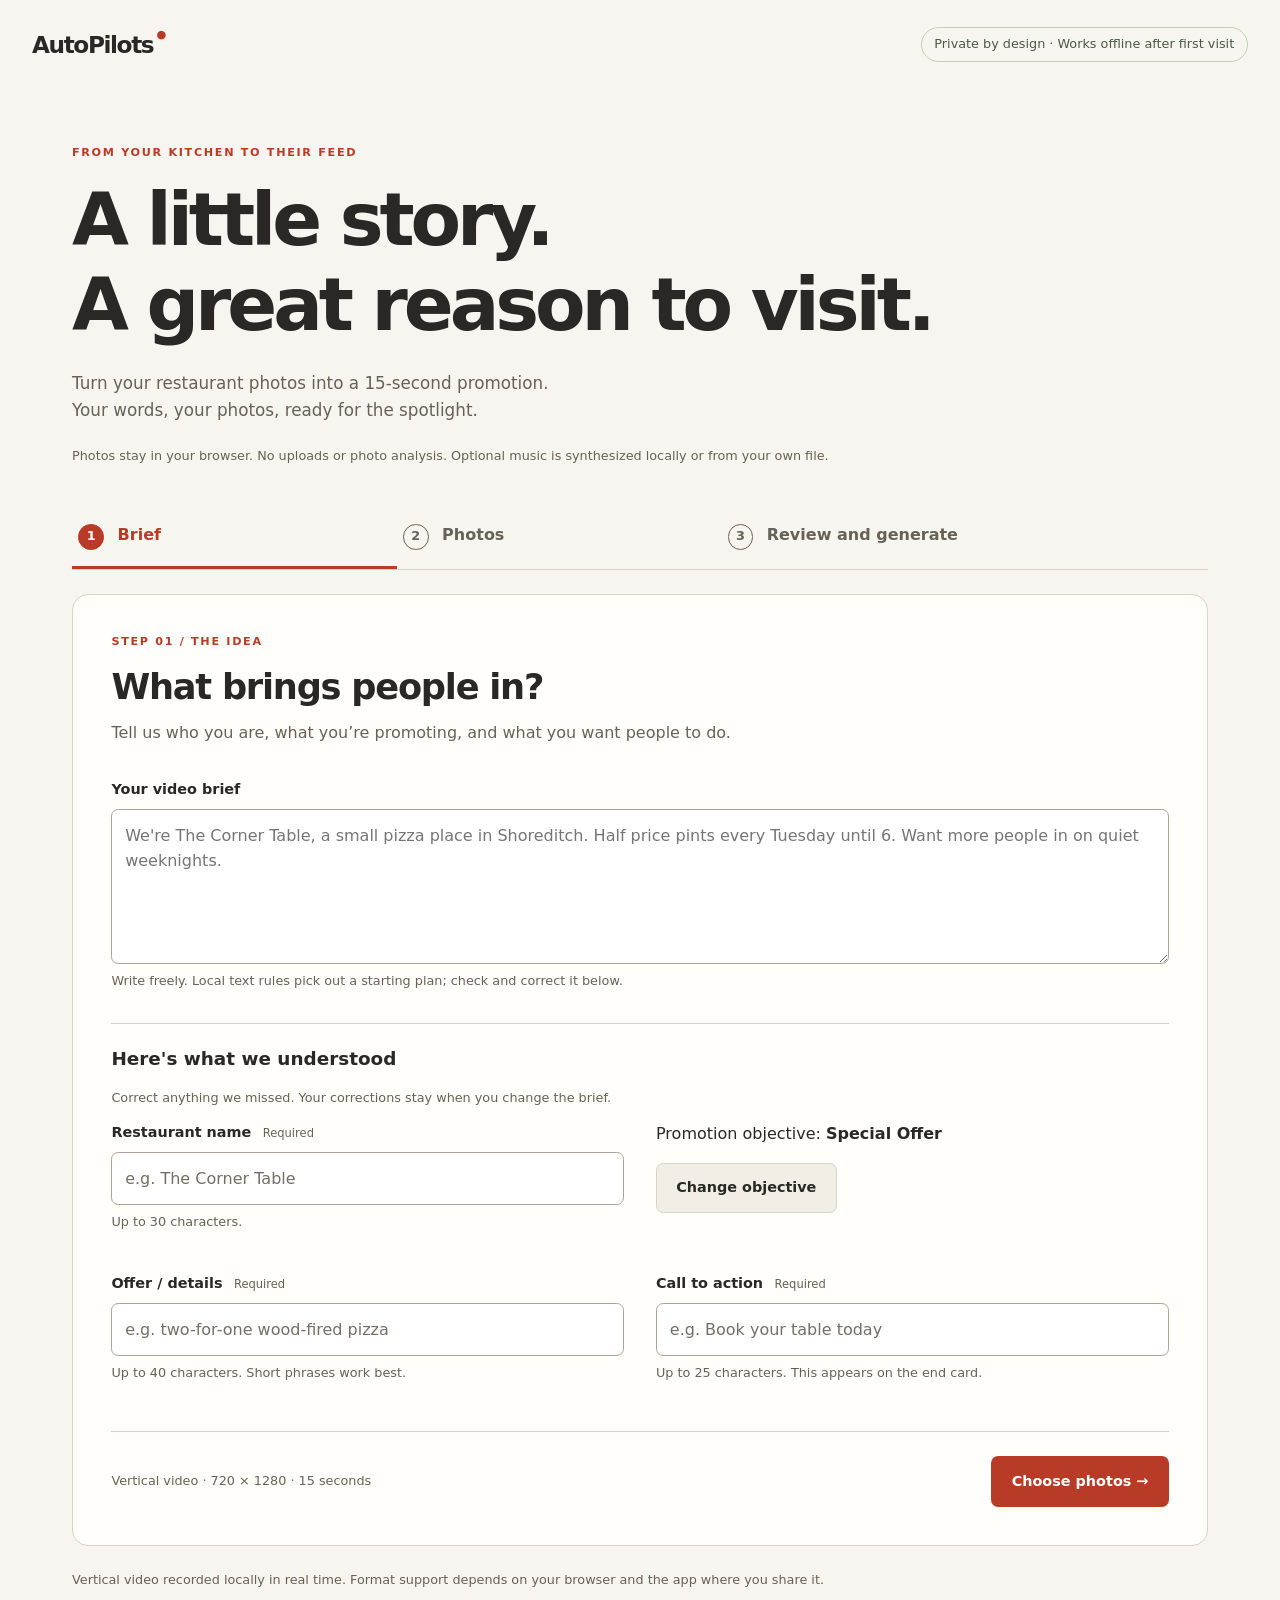
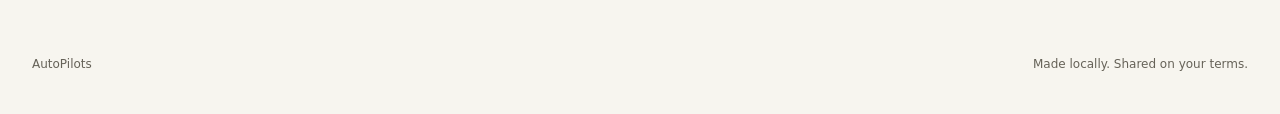
<file: index.html>
<!DOCTYPE html>
<html lang="en">
<head>
  <meta charset="UTF-8">
  <meta name="viewport" content="width=device-width, initial-scale=1.0">
  <meta http-equiv="Content-Security-Policy" content="default-src 'none'; script-src 'self'; style-src 'self'; img-src blob:; media-src blob:; connect-src 'none'; worker-src 'self'; manifest-src 'self'; base-uri 'none'; form-action 'none'">
  <title>AutoPilots — Restaurant video builder</title>
  <link id="app-manifest" rel="manifest" data-href="manifest.json">
  <link rel="stylesheet" href="styles.css">
  <script src="app.js" defer></script>
</head>
<body>
  <header class="app-header">
    <a class="brand" href="index.html" aria-label="AutoPilots home">AutoPilots<span class="brand-dot" aria-hidden="true">●</span></a>
    <span class="privacy-badge">Private by design · Works offline after first visit</span>
  </header>
  <main class="app-shell">
    <div class="intro">
      <p class="eyebrow">FROM YOUR KITCHEN TO THEIR FEED</p>
      <h1>A little story.<br>A great reason to visit.</h1>
      <p>Turn your restaurant photos into a 15-second promotion.<br class="desktop-break"> Your words, your photos, ready for the spotlight.</p>
      <p class="local-note">Photos stay in your browser. No uploads or photo analysis. Optional music is synthesized locally or from your own file.</p>
    </div>
    <nav class="steps" aria-label="Video builder steps">
      <button type="button" data-step="1" aria-current="step"><span>1</span> Brief</button>
      <button type="button" data-step="2"><span>2</span> Photos</button>
      <button type="button" data-step="3"><span>3</span> Review and generate</button>
    </nav>
    <p id="error" class="error" role="alert" aria-live="assertive" aria-atomic="true"></p>
    <section id="restore-prompt" class="restore-prompt" aria-label="Saved video" hidden><p>Restore your last video?</p><button id="restore-session" type="button" class="secondary">Restore</button> <button id="start-fresh" type="button" class="secondary">Start fresh</button></section>
    <p id="update-notice" class="help" role="status" hidden>A new version is ready — <button id="reload-update" type="button" class="secondary">Reload</button></p>
    <p id="autosave-note" class="help" role="status">Checking for a saved video…</p>
    <form id="builder" novalidate>
      <fieldset id="editor">
        <legend class="sr-only">Restaurant promotion video</legend>
        <section id="step-1" class="step-panel" aria-labelledby="brief-heading">
          <div class="section-heading"><p class="eyebrow">STEP 01 / THE IDEA</p><h2 id="brief-heading" tabindex="-1">What brings people in?</h2><p>Tell us who you are, what you’re promoting, and what you want people to do.</p></div>
          <div class="field"><label for="brief">Your video brief</label><textarea id="brief" name="brief" rows="5" placeholder="We're The Corner Table, a small pizza place in Shoreditch. Half price pints every Tuesday until 6. Want more people in on quiet weeknights." aria-describedby="brief-help"></textarea><small id="brief-help">Write freely. Local text rules pick out a starting plan; check and correct it below.</small></div>
          <section class="understood" aria-labelledby="understood-heading"><h3 id="understood-heading">Here's what we understood</h3><p class="help">Correct anything we missed. Your corrections stay when you change the brief.</p>
          <div class="brief-grid">
            <div class="field"><label for="restaurantName">Restaurant name <span>Required</span></label><input id="restaurantName" name="restaurantName" maxlength="30" required placeholder="e.g. The Corner Table" aria-describedby="name-hint"><small id="name-hint">Up to 30 characters.</small></div>
            <div class="field"><p>Promotion objective: <strong id="objective-label">Special Offer</strong></p><button id="change-objective" class="secondary" type="button" aria-expanded="false" aria-controls="objective-edit">Change objective</button><div id="objective-edit" hidden><label for="objective">Promotion objective <span>Required</span></label><select id="objective" name="objective" required><option value="obj-offer">Special Offer</option><option value="obj-new">New Dish Launch</option><option value="obj-quiet">Quiet Hours Special</option><option value="obj-new-guest">First-Time Diner Deal</option></select></div></div>
            <div class="field"><label for="offer">Offer / details <span>Required</span></label><input id="offer" name="offer" maxlength="40" required placeholder="e.g. two-for-one wood-fired pizza" aria-describedby="offer-hint"><small id="offer-hint">Up to 40 characters. Short phrases work best.</small></div>
            <div class="field"><label for="cta">Call to action <span>Required</span></label><input id="cta" name="cta" maxlength="25" required placeholder="e.g. Book your table today" aria-describedby="cta-hint"><small id="cta-hint">Up to 25 characters. This appears on the end card.</small></div>
          </div>
          </section>
          <div class="panel-actions"><span>Vertical video · 720 × 1280 · 15 seconds</span><button type="button" class="primary" id="to-photos">Choose photos <span aria-hidden="true">→</span></button></div>
        </section>
        <section id="step-2" class="step-panel" aria-labelledby="photos-heading" hidden>
          <div class="section-heading"><p class="eyebrow">STEP 02 / THE INGREDIENTS</p><h2 id="photos-heading" tabindex="-1">Set the scene.</h2><p>Add the first three photos to get started. Two more are optional.</p><p class="help">JPEG, PNG, or WebP, each under 5MB. Photos are cropped to fill a vertical frame. Guidance comes from your chosen objective, not image analysis.</p></div>
          <div id="photo-slots" class="photo-grid"></div>
          <div class="panel-actions"><button type="button" class="secondary" data-back="1">← Back to brief</button><button type="button" class="primary" id="to-review">Review your video →</button></div>
        </section>
        <section id="step-3" class="step-panel" aria-labelledby="review-heading" hidden>
          <div class="section-heading"><p class="eyebrow">STEP 03 / THE FINAL TOUCH</p><h2 id="review-heading" tabindex="-1">Make it yours.</h2><p>Edit every caption, preview the sequence, then generate your video.</p></div>
          <div class="review-grid">
            <div><div class="timeline-summary"><strong>15 seconds, start to finish.</strong><p id="timeline-note"></p></div><p class="help">Long default captions use shorter wording or whole words to fit 40 characters. Your edits stay as typed. Check the wording before generating.</p><div id="captions" class="caption-fields"></div><fieldset class="field music-options">
              <legend>Soundtrack <span>Optional</span></legend>
              <label><input type="radio" name="music" value="none" checked> No music (silent video)</label>
              <label><input type="radio" name="music" value="music-sunny"> Sunny · upbeat</label>
              <label><input type="radio" name="music" value="music-hearth"> Hearth · warm</label>
              <label><input type="radio" name="music" value="music-velvet"> Velvet · elegant</label>
              <label><input type="radio" name="music" value="music-voltage"> Voltage · energetic</label>
              <label><input type="radio" name="music" value="music-upload"> Your own audio</label>
              <div class="field" id="music-upload-field" hidden>
                <label for="music-file">Audio file</label>
                <input type="file" id="music-file" accept="audio/mpeg,audio/mp4,audio/x-m4a,audio/wav,.mp3,.m4a,.wav" aria-describedby="music-hint">
                <button id="remove-audio" type="button" class="secondary" hidden>Remove audio</button>
                <small id="music-hint">MP3, M4A, or WAV under 15MB. Trimmed or looped to 15 seconds with a fade-out. Audio stays in this browser.</small>
              </div>
              <small>Generated in your browser; the four built-in tracks are synthesized locally. Music fades out over the final second.</small>
            </fieldset><div class="field"><label for="end-caption">CTA end card <span>Required · 3 seconds</span></label><input id="end-caption" maxlength="25" required aria-describedby="end-count"><small id="end-count">0 / 25 characters</small></div></div>
            <div class="preview-column"><canvas id="preview" width="720" height="1280" role="img" aria-label="Vertical video preview with your photos and captions"></canvas><label for="preview-time">Preview position</label><input id="preview-time" type="range" min="0" max="15" step="0.1" value="0"><div class="preview-controls"><button type="button" class="secondary" id="play-preview">Play preview</button><output id="preview-clock" for="preview-time">0.0 / 15 seconds</output></div><small>Preview plays your selected soundtrack. Keep this tab visible while recording.</small></div>
          </div>
          <div class="panel-actions"><button type="button" class="secondary" data-back="2">← Back to photos</button><button type="submit" class="primary" id="generate">Generate 15-second video</button></div>
        </section>
      </fieldset>
    </form>
    <section id="recording" class="recording" aria-labelledby="recording-heading" hidden><h2 id="recording-heading">Creating your video</h2><label for="recording-progress">Recording progress</label><progress id="recording-progress" max="15" value="0"></progress><button id="cancel" class="secondary" type="button">Cancel recording</button></section>
    <p id="status" class="status" role="status" aria-live="polite" aria-atomic="true"></p>
    <section id="result" class="result" aria-labelledby="result-heading" hidden><div><p class="eyebrow">READY TO SHARE</p><h2 id="result-heading">Your next invitation is ready.</h2><p id="format-note"></p><a id="download" class="primary" download>Download video</a> <button id="share-video" class="secondary" type="button" hidden>Share video</button><p id="share-guidance" class="help" hidden></p></div><video id="exported-video" controls playsinline aria-label="Generated restaurant promotion video"></video></section>
    <p id="support-note" class="help"></p>
  </main>
  <footer class="app-footer"><span>AutoPilots</span><span>Made locally. Shared on your terms.</span></footer>
</body>
</html>
</file>
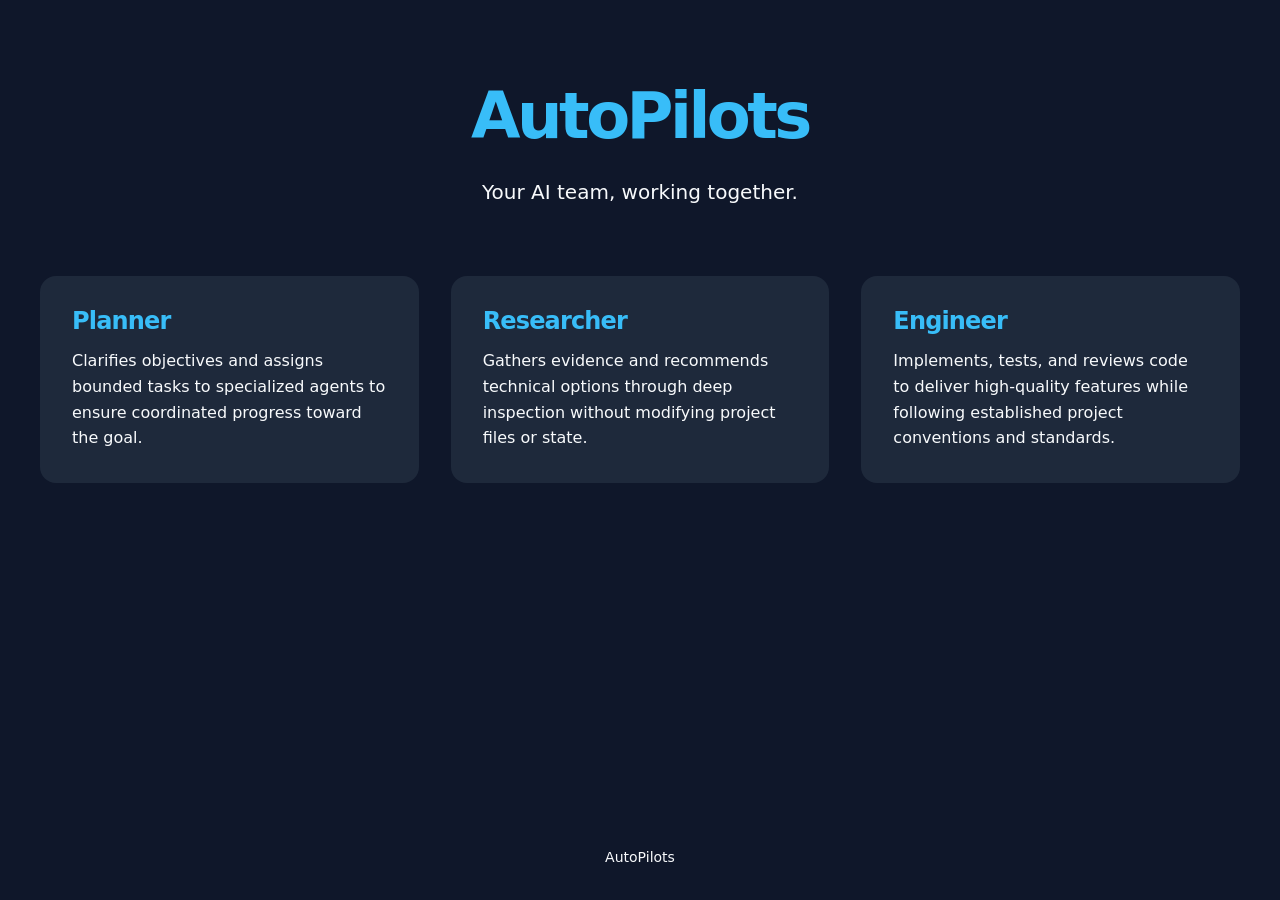
<file: landing.html>
<!DOCTYPE html>
<html lang="en">
  <head>
    <meta charset="UTF-8">
    <meta name="viewport" content="width=device-width, initial-scale=1.0">
    <title>AutoPilots — Your AI team, working together.</title>
    <link rel="stylesheet" href="styles.css">
  </head>
  <body>
    <header class="page-header">
      <h1>AutoPilots</h1>
      <p>Your AI team, working together.</p>
    </header>
    <main class="role-grid" aria-label="Your AI team">
      <article class="role-card">
        <h2>Planner</h2>
        <p>Clarifies objectives and assigns bounded tasks to specialized agents to ensure coordinated progress toward the goal.</p>
      </article>
      <article class="role-card">
        <h2>Researcher</h2>
        <p>Gathers evidence and recommends technical options through deep inspection without modifying project files or state.</p>
      </article>
      <article class="role-card">
        <h2>Engineer</h2>
        <p>Implements, tests, and reviews code to deliver high-quality features while following established project conventions and standards.</p>
      </article>
    </main>
    <footer class="page-footer">AutoPilots</footer>
  </body>
</html>
</file>
<file: styles.css>
:root {
  color-scheme: light;
  font-family: system-ui, -apple-system, BlinkMacSystemFont, 'Segoe UI', Roboto, Helvetica, Arial, sans-serif;
  color: #292824;
  background: #f7f5ef;
  font-synthesis: none;
  line-height: 1.6;
  --accent: #b83b28;
  --muted: #666258;
  --line: #d8d3c8;
}
* { box-sizing: border-box; }
body { margin: 0; }
button, input, select, textarea { font: inherit; }
button, a, input, select { -webkit-tap-highlight-color: transparent; }
button, .primary { cursor: pointer; }
button:disabled, input:disabled, select:disabled { cursor: not-allowed; opacity: .6; }
:focus-visible { outline: 3px solid #185f83; outline-offset: 4px; }
[hidden] { display: none !important; }
h1, h2, h3, p { margin-top: 0; }
h1, h2, h3 { line-height: 1.15; }
h1 { font-size: clamp(2.6rem, 5.8vw, 4.6rem); letter-spacing: -.055em; margin-bottom: 1.4rem; }
h2 { font-size: clamp(1.6rem, 3vw, 2.2rem); letter-spacing: -.035em; margin-bottom: .8rem; }
h3 { font-size: 1.15rem; }
.app-header, .app-footer { max-width: 1280px; margin: auto; padding: 1.6rem 2rem; display: flex; justify-content: space-between; align-items: center; gap: 1rem; }
.brand { color: #292824; font-size: 1.45rem; font-weight: 800; letter-spacing: -.06em; text-decoration: none; }
.brand-dot { color: var(--accent); font-size: .7rem; vertical-align: top; margin-left: .2rem; }
.privacy-badge { font-size: .8rem; color: #485b43; padding: .4rem .8rem; border: 1px solid #c4cdbd; border-radius: 2rem; }
.app-shell { max-width: 1200px; margin: auto; padding: 0 2rem; }
.intro { padding: 3.5rem 0 2.5rem; }
.intro > p:not(.eyebrow) { color: var(--muted); font-size: 1.05rem; }
.intro .local-note { font-size: .8rem !important; margin: 1.4rem 0 0; }
.eyebrow { font-size: .7rem; letter-spacing: .15em; font-weight: 800; color: var(--accent); margin-bottom: 1rem; }
.steps { display: grid; grid-template-columns: 1fr 1fr 1.5fr; margin-bottom: 1.5rem; border-bottom: 1px solid var(--line); }
.steps button { border: 0; border-bottom: 3px solid transparent; background: transparent; padding: 1rem .4rem; color: var(--muted); font-weight: 600; text-align: left; transition: color .15s, border-color .15s, background-color .15s; }
.steps button:hover:not(:disabled) { color: #292824; background: #f2eee5; }
.steps button[aria-current] { color: var(--accent); border-bottom-color: var(--accent); }
.steps span { border: 1px solid currentColor; border-radius: 50%; display: inline-grid; place-items: center; width: 1.6rem; height: 1.6rem; font-size: .8rem; margin-right: .5rem; transition: background-color .15s, color .15s; }
.steps button[aria-current] span { background: var(--accent); border-color: var(--accent); color: #fff; }
fieldset { border: 0; padding: 0; margin: 0; min-width: 0; }
.step-panel { background: #fffefa; border: 1px solid var(--line); border-radius: 1rem; padding: clamp(1.1rem, 3vw, 2.5rem); }
.section-heading { margin-bottom: 2rem; max-width: 740px; }
.section-heading > p:not(.eyebrow) { color: var(--muted); margin-bottom: .6rem; }
.brief-grid { display: grid; grid-template-columns: 1fr 1fr; gap: 1.5rem 2rem; }
.field { min-width: 0; margin-bottom: 1rem; }
label { display: block; font-weight: 650; font-size: .9rem; margin-bottom: .5rem; }
label span { font-size: .72rem; color: var(--muted); font-weight: 400; margin-left: .4rem; }
input:not([type="range"]), select, textarea { display: block; width: 100%; min-width: 0; background: #fff; color: #292824; border: 1px solid #aaa397; border-radius: .45rem; padding: .8rem; }
input::placeholder { color: #746f66; }
input[aria-invalid="true"] { border-color: #a32919; }
small, .help { font-size: .8rem; color: var(--muted); }
small { display: block; margin-top: .4rem; }
.panel-actions { margin-top: 2rem; padding-top: 1.5rem; border-top: 1px solid var(--line); display: flex; align-items: center; justify-content: space-between; gap: 1rem; }
.panel-actions > span { color: var(--muted); font-size: .8rem; }
.primary, .secondary { display: inline-block; border: 1px solid transparent; border-radius: .45rem; padding: .8rem 1.2rem; font-weight: 650; font-size: .9rem; text-decoration: none; text-align: center; transition: background-color .15s, border-color .15s; }
.primary:active, .secondary:active { transform: translateY(1px); }
.primary { color: white; background: var(--accent); }
.primary:hover { background: #982e1e; }
.secondary { color: #292824; background: #f2eee5; border-color: var(--line); }
.secondary:hover { background: #e7e1d5; }
.photo-grid { display: grid; grid-template-columns: repeat(3, minmax(0, 1fr)); gap: 1.3rem; }
/* Reserve filename and Remove rows even while a photo slot is empty. */
.photo-slot { display: grid; grid-template-rows: auto auto auto auto auto auto 2rem 44px; min-width: 0; border: 1px solid var(--line); border-radius: .7rem; padding: 1rem; }
.photo-slot h3 { margin-bottom: .5rem; }
.slot-number { color: var(--accent); font-size: .75rem; font-weight: 750; margin-bottom: .5rem; }
.photo-slot:has(.photo-thumb) { box-shadow: inset 3px 0 var(--accent); }
.photo-slot:has(.photo-placeholder):hover { background: #fbf8f1; }
.photo-placeholder { width: 100%; display: grid; place-items: center; align-content: center; gap: .3rem; aspect-ratio: 4 / 3; background: #f1eee6; border: 1px dashed #b6ad9d; border-radius: .35rem; margin-bottom: 1rem; color: var(--muted); text-align: center; padding: 1rem; font-size: .8rem; transition: background-color .15s, border-color .15s; }
.photo-placeholder::before { content: '+'; font-size: 1.6rem; line-height: 1; border: 1px dashed #b6ad9d; border-radius: 50%; width: 2.2rem; height: 2.2rem; display: grid; place-items: center; }
.photo-slot:hover .photo-placeholder { background: #ece7db; border-color: #9a917f; }
.photo-thumb { display: block; width: 100%; aspect-ratio: 4 / 3; object-fit: cover; border-radius: .35rem; margin-bottom: 1rem; }
.photo-slot p { font-size: .8rem; overflow-wrap: anywhere; }
.photo-slot input { font-size: .75rem; padding: .5rem; }
.photo-slot input::file-selector-button { background: #eee8dc; color: #292824; border: 0; border-radius: .2rem; padding: .35rem; font: inherit; margin-right: .4rem; cursor: pointer; }
.photo-slot .secondary { grid-row: 8; justify-self: start; display: inline-flex; align-items: center; justify-content: center; min-height: 44px; min-width: 44px; margin-top: 0; padding: .4rem .8rem; font-size: .8rem; }
.file-name { grid-row: 7; min-width: 0; white-space: nowrap; overflow: hidden; text-overflow: ellipsis; color: var(--muted); margin: .4rem 0; }
.review-grid { display: grid; grid-template-columns: minmax(0, 1fr) minmax(240px, 320px); gap: 3rem; align-items: start; }
.timeline-summary { padding: 1rem; border-left: 3px solid var(--accent); background: #f6f0e7; margin-bottom: 1rem; }
.timeline-summary p { margin: .4rem 0 0; color: var(--muted); font-size: .85rem; }
.caption-fields { margin-top: 1.5rem; }
.caption-fields label span { display: inline-block; background: #f2eee5; border: 1px solid var(--line); border-radius: 2rem; padding: .1rem .55rem; margin-left: .5rem; }
.music-options { border: 1px solid var(--line); border-radius: .7rem; padding: 1rem 1.2rem; margin: 1.5rem 0; background: #f6f0e7; }
.music-options legend { font-weight: 650; font-size: .9rem; padding: 0 .3rem; }
.music-options legend span { font-size: .72rem; color: var(--muted); font-weight: 400; margin-left: .4rem; }
.music-options > label { display: block; font-weight: 400; font-size: .9rem; margin-bottom: .5rem; }
.music-options input[type="radio"] { display: inline-block; width: auto; margin: 0 .45rem 0 0; accent-color: var(--accent); }
.music-options .field { margin: .8rem 0 .4rem; }
.music-options > small { margin-top: .8rem; }
.preview-column { min-width: 0; }
@media (min-width: 769px) {
  .preview-column { position: sticky; top: 1rem; }
}
#format-note { font-size: .8rem; color: var(--muted); }
#preview { display: block; width: 100%; aspect-ratio: 9 / 16; background: #292824; border-radius: .8rem; margin-bottom: 1rem; }
input[type="range"] { width: 100%; accent-color: var(--accent); min-height: 44px; }
.preview-controls { display: flex; flex-wrap: wrap; justify-content: space-between; gap: .6rem; align-items: center; }
output { font-size: .75rem; color: var(--muted); }
.error:empty, .status:empty { display: none; }
.error { padding: 1rem; background: #fce9e4; color: #8d2719; border-left: 3px solid #a32919; border-radius: .3rem; }
.status { padding: 1rem 0; font-weight: 600; }
.recording, .result { border: 1px solid var(--line); border-radius: .8rem; padding: 1.5rem; margin-top: 1.5rem; background: #fffefa; }
progress { display: block; width: 100%; accent-color: var(--accent); height: 1.2rem; margin-bottom: 1rem; }
.result { display: grid; grid-template-columns: 1fr 220px; gap: 2rem; align-items: center; }
.result video { width: 100%; border-radius: .5rem; background: #292824; }
#support-note { margin: 1.5rem 0; }
.app-footer { color: var(--muted); font-size: .75rem; padding-top: 2.5rem; padding-bottom: 2.5rem; }
.sr-only { position: absolute; width: 1px; height: 1px; padding: 0; margin: -1px; overflow: hidden; clip: rect(0,0,0,0); white-space: nowrap; border: 0; }
/* Keep the preserved landing page styled without a second stylesheet. */
body:has(.role-grid) { background: #0f172a; color: #f8fafc; min-height: 100vh; display: flex; flex-direction: column; padding: 0 1.5rem; }
.page-header { padding: 5rem 0 3rem; text-align: center; }
.page-header h1 { color: #38bdf8; font-size: clamp(2.5rem, 6vw, 4rem); }
.page-header p { font-size: 1.25rem; }
.role-grid { display: grid; grid-template-columns: repeat(3, minmax(0, 1fr)); gap: 2rem; max-width: 1200px; width: 100%; margin: 0 auto; }
.role-card { background: #1e293b; border-radius: 1rem; padding: 2rem; }
.role-card h2 { color: #38bdf8; font-size: 1.5rem; }
.role-card p { margin: 0; }
.page-footer { margin-top: auto; text-align: center; padding: 3rem 0 2rem; font-size: .875rem; }
@media (max-width: 900px) {
  .photo-grid { grid-template-columns: repeat(2, minmax(0, 1fr)); }
  .review-grid { gap: 1.5rem; }
}
@media (max-width: 768px) {
  button, input, select, a[href] { min-height: 44px; min-width: 44px; }
  .brand { display: inline-flex; align-items: center; }
  .primary, .secondary { display: inline-flex; align-items: center; justify-content: center; }
  input[type="file"]::file-selector-button { min-width: 44px; min-height: 44px; padding: .35rem .6rem; }
  .music-options > label { display: flex; align-items: center; min-height: 44px; padding: .15rem 0; }
  .music-options input[type="radio"] { appearance: none; display: inline-grid; place-content: center; flex: 0 0 44px; width: 44px; height: 44px; padding: 0; border: 0; background: transparent; }
  .music-options input[type="radio"]::before { content: ''; width: 16px; height: 16px; border: 1px solid #746f66; border-radius: 50%; background: white; }
  .music-options input[type="radio"]:checked::before { background: var(--accent); border-color: var(--accent); box-shadow: inset 0 0 0 3px white; }
  .role-grid { grid-template-columns: 1fr; }
  .brief-grid, .review-grid { grid-template-columns: 1fr; }
  .review-grid > .preview-column { grid-row: 1; }
  .preview-column { max-width: 320px; width: 100%; margin: auto; }
}
@media (max-width: 520px) {
  .app-header, .app-footer { padding: 1.2rem 1rem; flex-wrap: wrap; }
  .privacy-badge { font-size: .65rem; padding: .3rem .5rem; }
  .app-shell { padding: 0 1rem; }
  .intro { padding: 2rem 0 1.5rem; }
  .desktop-break { display: none; }
  .steps button { font-size: .75rem; display: flex; flex-direction: column; gap: .5rem; }
  .steps span { margin: 0; }
  .photo-grid, .result { grid-template-columns: 1fr; }
  .panel-actions { align-items: stretch; flex-direction: column; }
  .result video { max-width: 240px; justify-self: center; }
}
@media (prefers-reduced-motion: reduce) {
  *, *::before, *::after { scroll-behavior: auto !important; }
}

.restore-prompt { border: 1px solid var(--line); border-radius: .7rem; padding: 1rem; margin-bottom: 1rem; background: #f6f0e7; }
.restore-prompt p { margin-bottom: .6rem; }

#brief { min-height: 150px; resize: vertical; }
.understood { margin-top: 2rem; padding-top: 1.5rem; border-top: 1px solid var(--line); }
</file>
